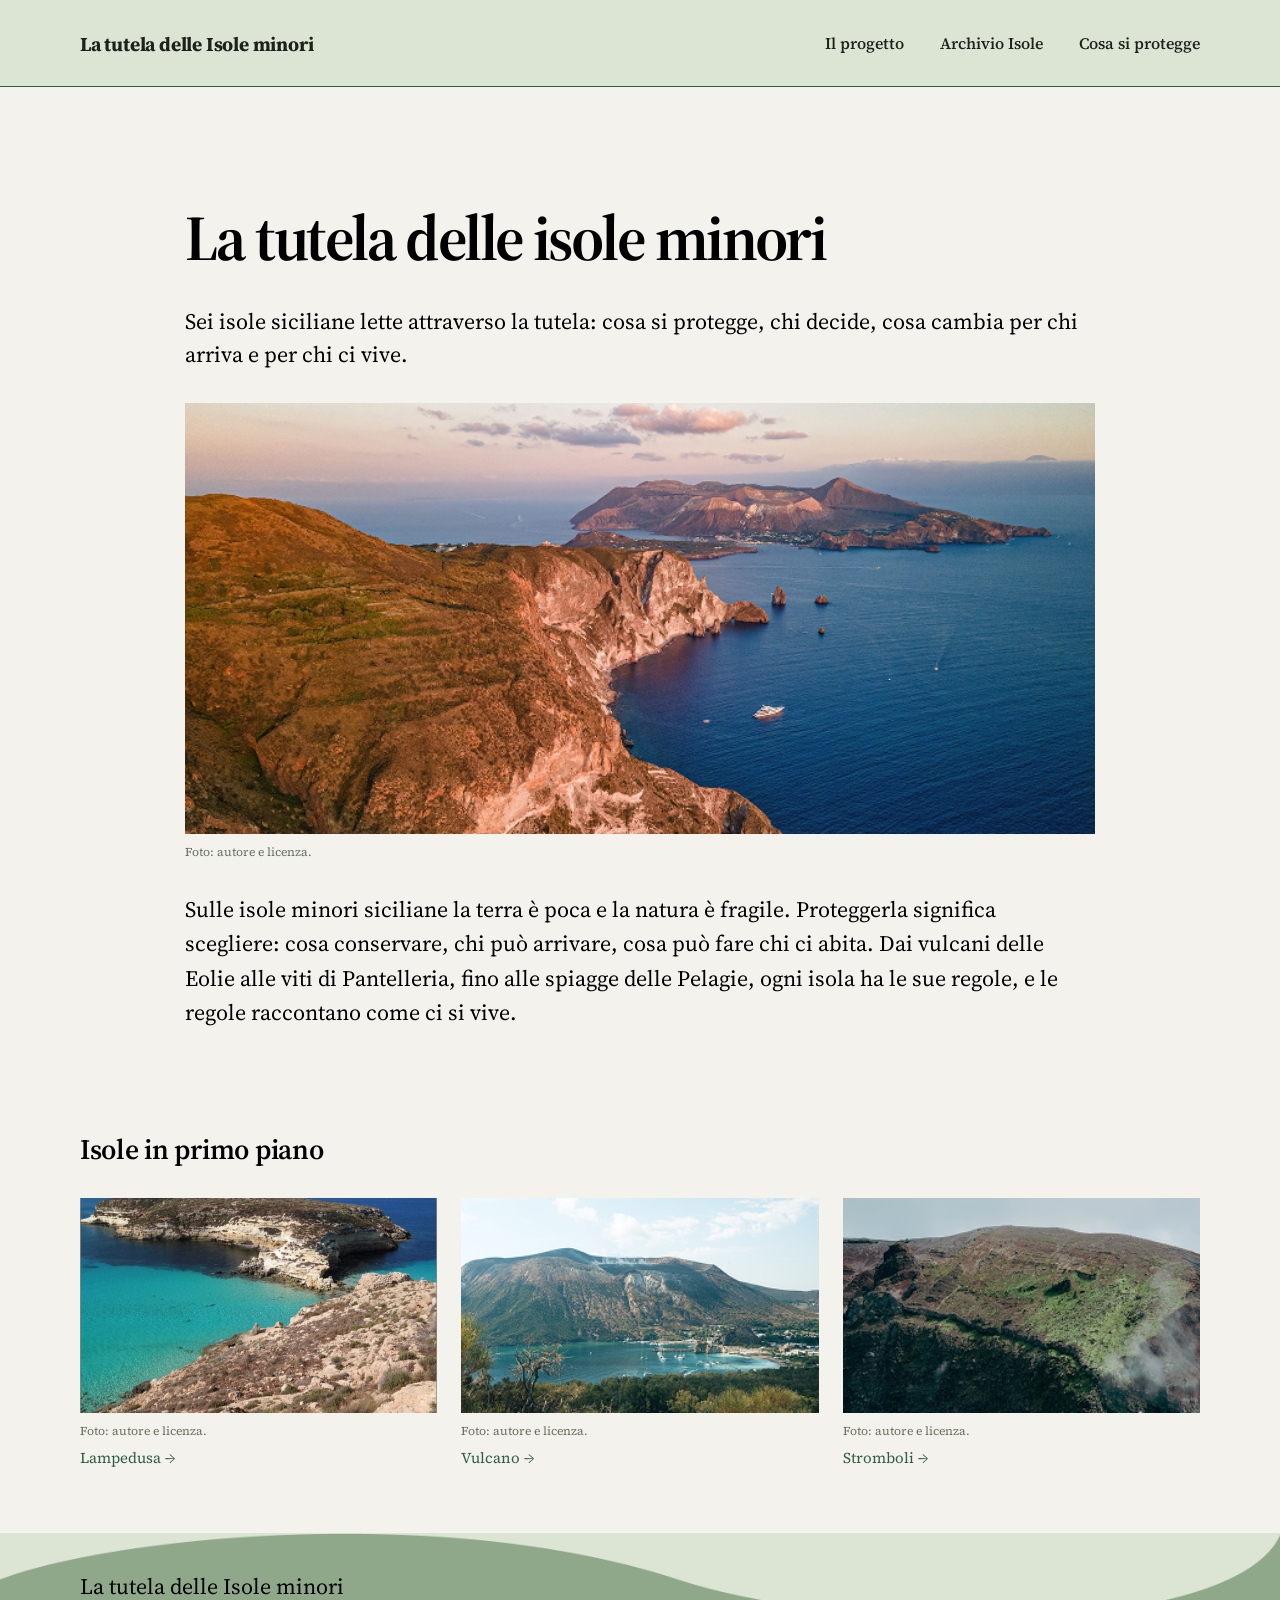
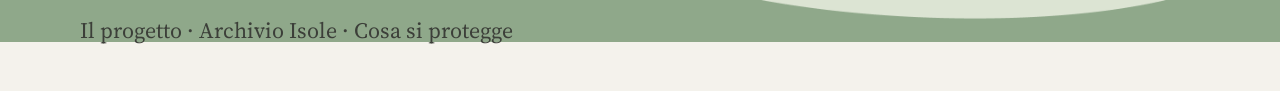
<file: index.html>
<!DOCTYPE html>
<html lang="it">
<head>
  <meta charset="UTF-8">
  <meta name="viewport" content="width=device-width, initial-scale=1">
  <title>La tutela delle Isole minori</title>
  <link rel="preconnect" href="https://fonts.googleapis.com">
  <link rel="preconnect" href="https://fonts.gstatic.com" crossorigin>
  <link href="https://fonts.googleapis.com/css2?family=Source+Serif+4:ital,opsz,wght@0,8..60,200..900;1,8..60,200..900&display=swap" rel="stylesheet">
  <link rel="stylesheet" href="css/isole.css">
</head>
<body>
  <header>
    <div class="contenitore">
      <p class="logo"><a href="index.html"><strong>La tutela delle Isole minori</strong></a></p>
      <nav>
        <ul>
         <li><a href="il-progetto.html">Il progetto</a></li>
          <li><a href="archivio.html">Archivio Isole</a></li>
          <li><a href="tema.html">Cosa si protegge</a></li>
        </ul>
      </nav>
    </div>
  </header>

  <main>
    <section class="apertura home">
      <div class="contenitore">
        <div class="testo">
          <h1>La tutela delle isole minori</h1>
          <p class="intro">Sei isole siciliane lette attraverso la tutela: cosa si protegge, chi decide, cosa cambia per chi arriva e per chi ci vive.</p>
        </div>
        <figure>
          <img src="img/isoleminori.png" alt="Costa delle isole Eolie">
          <figcaption>Foto: autore e licenza.</figcaption>
        </figure>
        <div class="testo">
          <p>Sulle isole minori siciliane la terra è poca e la natura è fragile. Proteggerla significa scegliere: cosa conservare, chi può arrivare, cosa può fare chi ci abita. Dai vulcani delle Eolie alle viti di Pantelleria, fino alle spiagge delle Pelagie, ogni isola ha le sue regole, e le regole raccontano come ci si vive.</p>
        </div>
      </div>
    </section>

    

    <section class="primo-piano">
      <div class="contenitore">
        <h2>Isole in primo piano</h2>
        <div class="carosello">
          <ul class="schede">
            <li>
              <figure>
                <img src="img/lampedusa.png" alt="Veduta di Lampedusa">
                <figcaption>Foto: autore e licenza.</figcaption>
              </figure>
              <p><a href="lampedusa.html">Lampedusa</a></p>
            </li>
            <li>
              <figure>
                <img src="img/vulcano1.png" alt="Veduta di Vulcano">
                <figcaption>Foto: autore e licenza.</figcaption>
              </figure>
              <p><a href="vulcano.html">Vulcano</a></p>
            </li>
            <li>
              <figure>
                <img src="img/Stromboli.png" alt="Veduta di Stromboli">
                <figcaption>Foto: autore e licenza.</figcaption>
              </figure>
              <p><a href="vulcano.html">Stromboli</a></p>
            </li>
          </ul>
        </div>
      </div>
    </section>


    
  </main>

  <footer>
    <div class="contenitore">
      <p class="logo">La tutela delle Isole minori</p>
      <p>Il progetto · Archivio Isole · Cosa si protegge</p>
    </div>
  </footer>
</body>
</html>
</file>
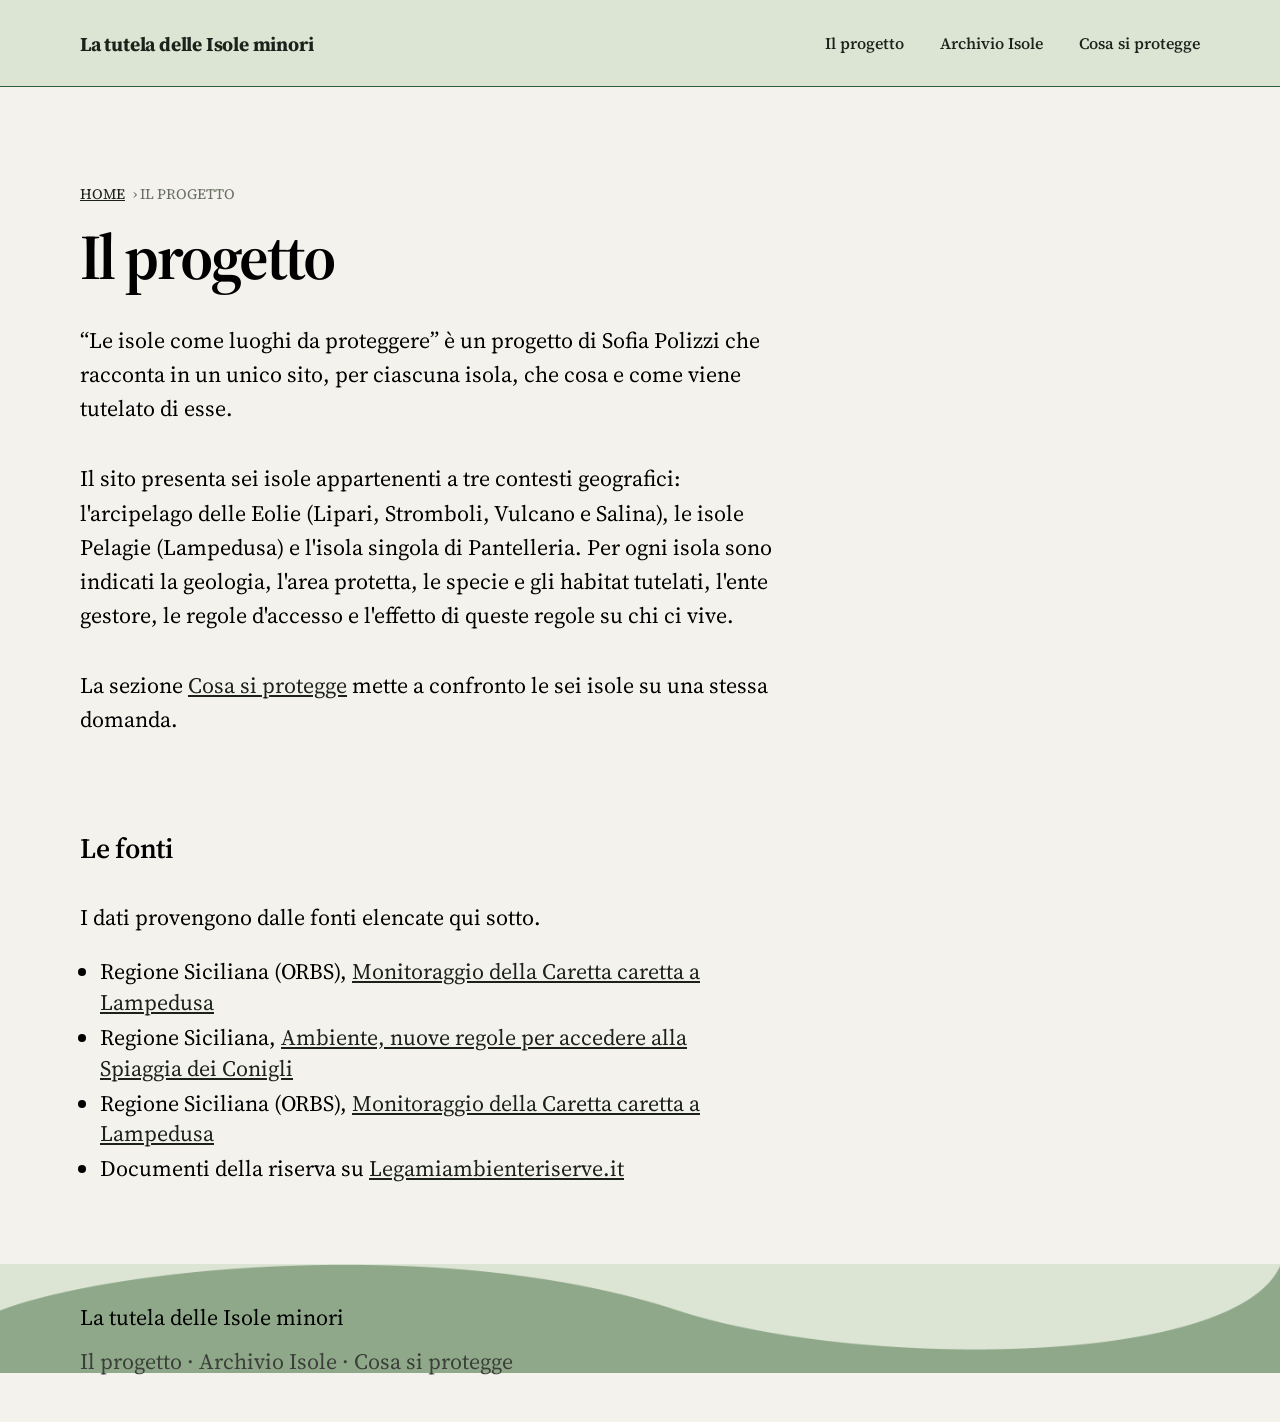
<file: il-progetto.html>
<!DOCTYPE html>
<html lang="it">
<head>
  <meta charset="UTF-8">
  <meta name="viewport" content="width=device-width, initial-scale=1">
  <title>Il progetto</title>
  <link rel="preconnect" href="https://fonts.googleapis.com">
  <link rel="preconnect" href="https://fonts.gstatic.com" crossorigin>
  <link href="https://fonts.googleapis.com/css2?family=Source+Serif+4:ital,opsz,wght@0,8..60,200..900;1,8..60,200..900&display=swap" rel="stylesheet">
  <link rel="stylesheet" href="css/isole.css">
</head>

<body>
  <header>
    <div class="contenitore">
    <p class="logo"><a href="index.html"><strong>La tutela delle Isole minori</strong></a></p>
    <nav>
      <ul>
         <li><a href="il-progetto.html">Il progetto</a></li>
          <li><a href="archivio.html">Archivio Isole</a></li>
         <li><a href="tema.html">Cosa si protegge</a></li>
      </ul>
    </nav>
    </div>
  </header>





   <main class="progetto">
    <section class="apertura">
      <div class="contenitore">
        <div class="testo">
          <nav class="briciole" aria-label="Percorso">
            <ol>
              <li><a href="index.html">Home</a></li>
              <li>Il progetto</li>
            </ol>
          </nav>
          <h1>Il progetto</h1>
          <p>“Le isole come luoghi da proteggere” è un progetto di Sofia Polizzi che racconta in un unico sito, per ciascuna isola, che cosa e come viene tutelato di esse.</p>
          <p>Il sito presenta sei isole appartenenti a tre contesti geografici: l'arcipelago delle Eolie (Lipari, Stromboli, Vulcano e Salina), le isole Pelagie (Lampedusa) e l'isola singola di Pantelleria. Per ogni isola sono indicati la geologia, l'area protetta, le specie e gli habitat tutelati, l'ente gestore, le regole d'accesso e l'effetto di queste regole su chi ci vive.</p>
          <p>La sezione <a href="tema.html">Cosa si protegge</a> mette a confronto le sei isole su una stessa domanda.</p>
        </div>
      </div>
    </section>

    <section class="fonti">
      <div class="contenitore">
        <h2>Le fonti</h2>
        <p>I dati provengono dalle fonti elencate qui sotto.</p>
        <ul>
          <li>Regione Siciliana (ORBS), <a href="https://orbs.regione.sicilia.it/images/Monitoraggio_Caretta_caretta_Lampedusa_organized.pdf">Monitoraggio della Caretta caretta a Lampedusa</a></li>
          <li>Regione Siciliana, <a href="https://www.regione.sicilia.it/la-regione-informa/ambiente-nuove-regole-accedere-alla-spiaggia-conigli-lampedusa">Ambiente, nuove regole per accedere alla Spiaggia dei Conigli</a></li>
          <li>Regione Siciliana (ORBS), <a href="https://orbs.regione.sicilia.it/images/Monitoraggio_Caretta_caretta_Lampedusa_organized.pdf">Monitoraggio della Caretta caretta a Lampedusa</a></li>
          <li>Documenti della riserva su <a href=" legambienteriserve.it>"> Legamiambienteriserve.it</a></li>
        </ul>
      </div>
    </section>
  </main>


  <footer>
    <div class="contenitore">
      <p class="logo">La tutela delle Isole minori</p>
      <p>Il progetto · Archivio Isole · Cosa si protegge</p>
      
    </div>
  </footer>
</body>
</html>
</file>
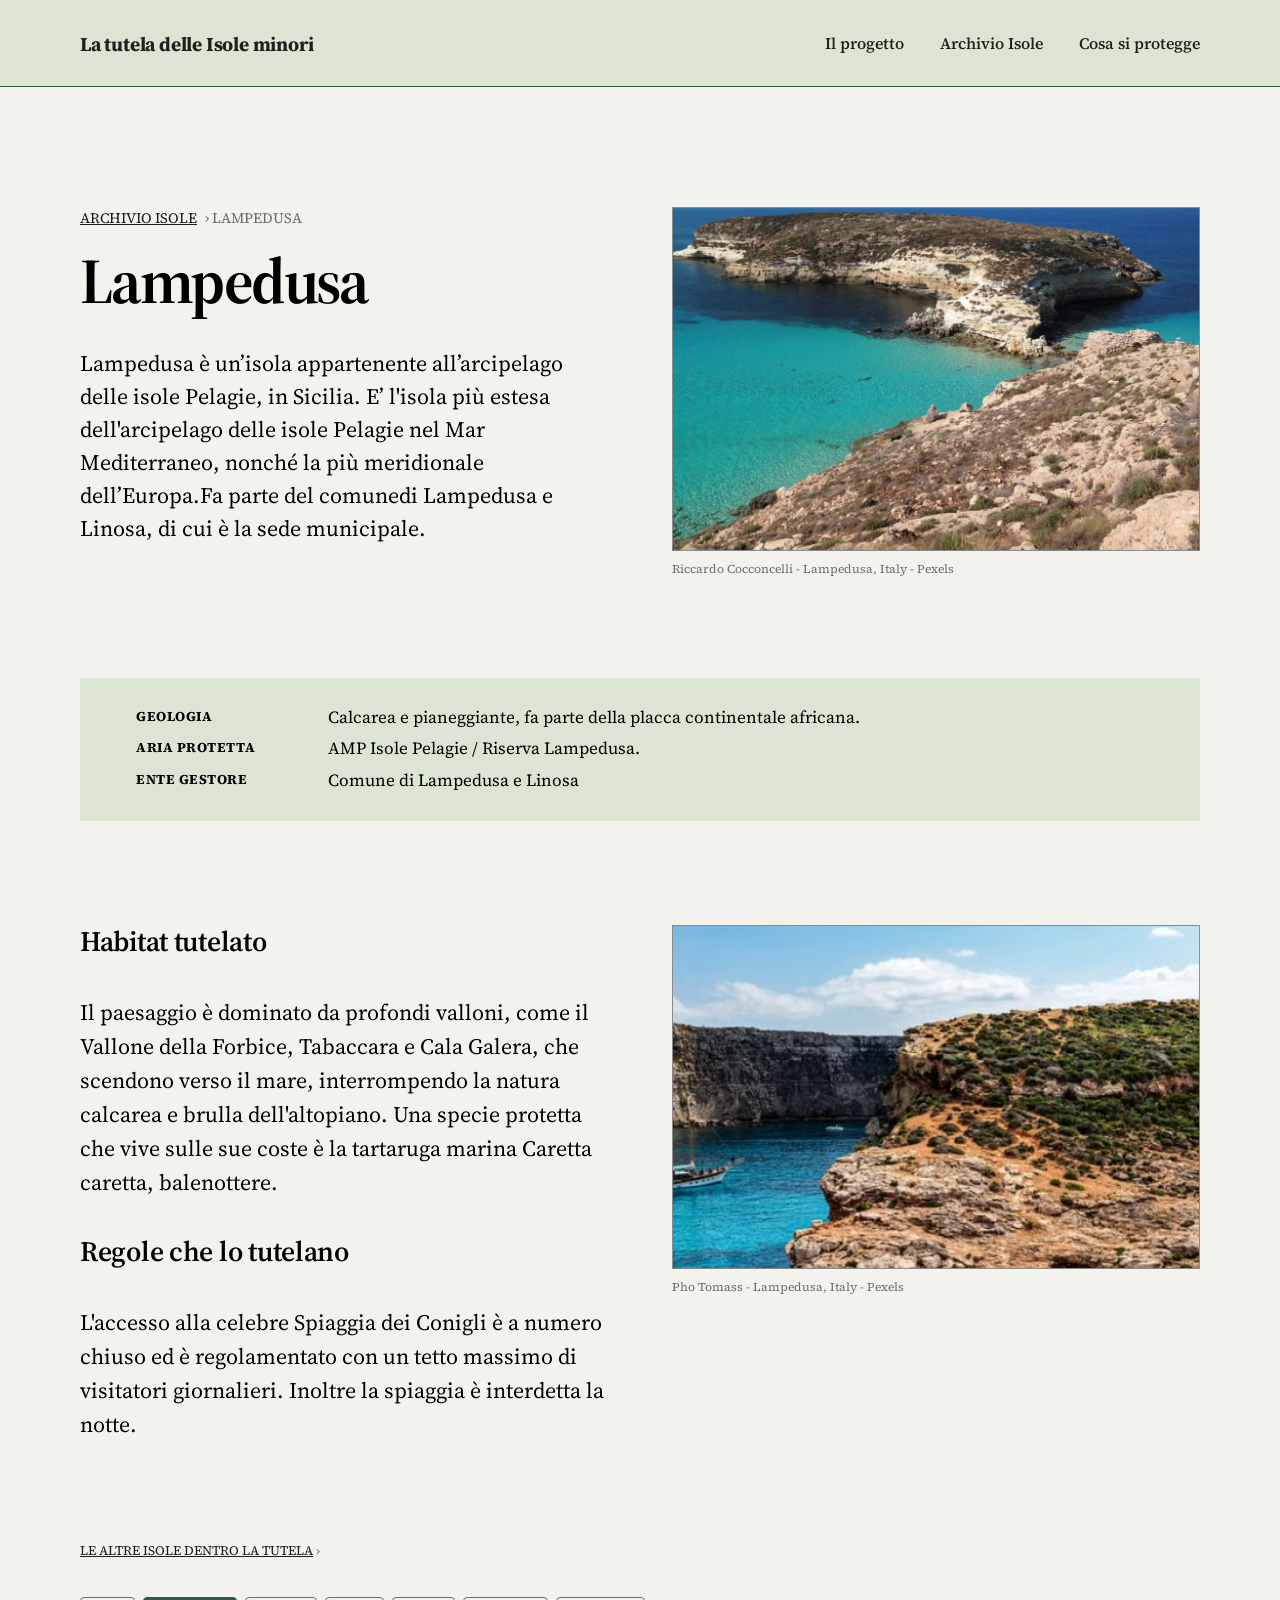
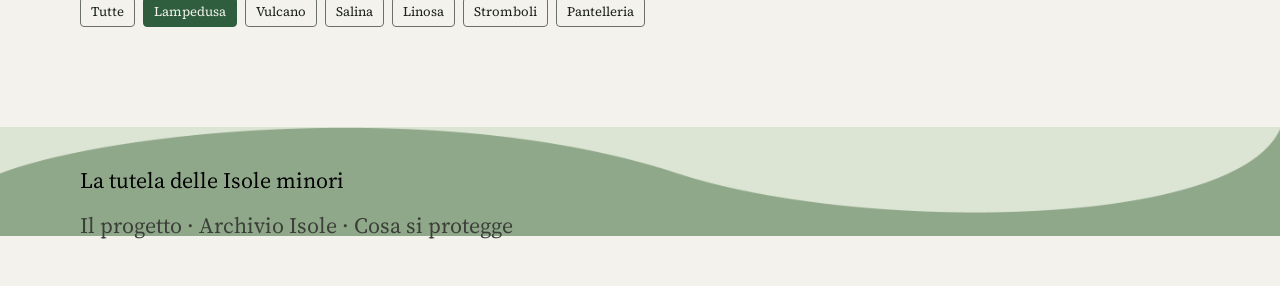
<file: lampedusa.html>
<!DOCTYPE html>
<html lang="it">
<head>
  <meta charset="UTF-8">
  <meta name="viewport" content="width=device-width, initial-scale=1">
  <title>Lampedusa</title>
  <link rel="preconnect" href="https://fonts.googleapis.com">
  <link rel="preconnect" href="https://fonts.gstatic.com" crossorigin>
  <link href="https://fonts.googleapis.com/css2?family=Source+Serif+4:ital,opsz,wght@0,8..60,200..900;1,8..60,200..900&display=swap" rel="stylesheet">
  <link rel="stylesheet" href="css/isole.css">
</head>
<body>
  <header>
    <div class="contenitore">
    <p class="logo"><a href="index.html"><strong>La tutela delle Isole minori</strong></a></p>
    <nav>
      <ul>
         <li><a href="il-progetto.html">Il progetto</a></li>
          <li><a href="archivio.html">Archivio Isole</a></li>
         <li><a href="tema.html">Cosa si protegge</a></li>
      </ul>
    </nav>
    </div>
  </header>


  <main>
    <section class="apertura">
      <div class="contenitore">
        <div class="testo">
          <nav class="briciole" aria-label="Percorso">
            <ol>
              <li><a href="archivio.html">Archivio Isole</a></li>
              <li>Lampedusa</li>
            </ol>
          </nav>
          <h1>Lampedusa</h1>
          <p class="intro">Lampedusa è un’isola appartenente all’arcipelago delle isole Pelagie, in Sicilia. E’ l'isola più estesa dell'arcipelago delle isole Pelagie nel Mar Mediterraneo, nonché la più meridionale dell’Europa.Fa parte del comunedi Lampedusa e Linosa, di cui è la sede municipale.</p>
        </div>
         <figure>
          <img src="img/lampedusa.png" alt=">Immagine di lampedusa">
          <figcaption>Riccardo Cocconcelli - Lampedusa, Italy - Pexels </figcaption>
        </figure>
      </div>
    </section>

    
    <section class="dati">
      <div class="contenitore">
        <dl>
          <div>
            <dt>Geologia</dt>
            <dd class="valore">Calcarea e pianeggiante, fa parte della placca continentale africana.</dd>
          </div>
          <div>
            <dt>Aria protetta</dt>
            <dd class="valore">AMP Isole Pelagie / Riserva Lampedusa.</dd>
          </div>
          <div>
            <dt>Ente gestore</dt>
            <dd class="valore"> Comune di Lampedusa e Linosa</dd>
          </div>
          </dl>
    </section>

    <section class="sezione">
      <div class="contenitore">
        <div class="testo">
          <h2>Habitat tutelato</h2>
          <p>Il paesaggio è dominato da profondi valloni, come il Vallone della Forbice, Tabaccara e Cala Galera, che scendono verso il mare, interrompendo la natura calcarea e brulla dell'altopiano. Una specie protetta che vive sulle sue coste è la tartaruga marina Caretta caretta, balenottere.</p>
          <h2>Regole che lo tutelano</h2>
          <p>L'accesso alla celebre Spiaggia dei Conigli è a numero chiuso ed è regolamentato con un tetto massimo di visitatori giornalieri. Inoltre la spiaggia è interdetta la notte.</p>
        </div>
        <figure>
          <img src="img/lampedusa2.png" alt="Immagine di Lampedusa">
          <figcaption>Pho Tomass - Lampedusa, Italy - Pexels</figcaption>
        </figure>
      </div>
    </section>
  
        
   <div class="contenitore">
      <nav class="tutte" aria-label="Altre isole">
        <p><a href="archivio.html">Le altre isole dentro la tutela</a></p>
        <ul>
          <li><a href="archivio.html">Tutte</a></li>
          <li><a href="lampedusa.html" aria-current="page">Lampedusa</a></li>   
          <li><a href="vulcano.html">Vulcano</a></li>
          <li><a href="">Salina</a></li>
          <li><a href="">Linosa</a></li>
          <li><a href="">Stromboli</a></li>
          <li><a href="">Pantelleria</a></li>
        </ul>
      </nav>
    </div>
  
  <footer>
    <div class="contenitore">
      <p class="logo">La tutela delle Isole minori</p>
      <p>Il progetto · Archivio Isole · Cosa si protegge</p>
      
    </div>
  </footer>
</body>
</html>
</file>
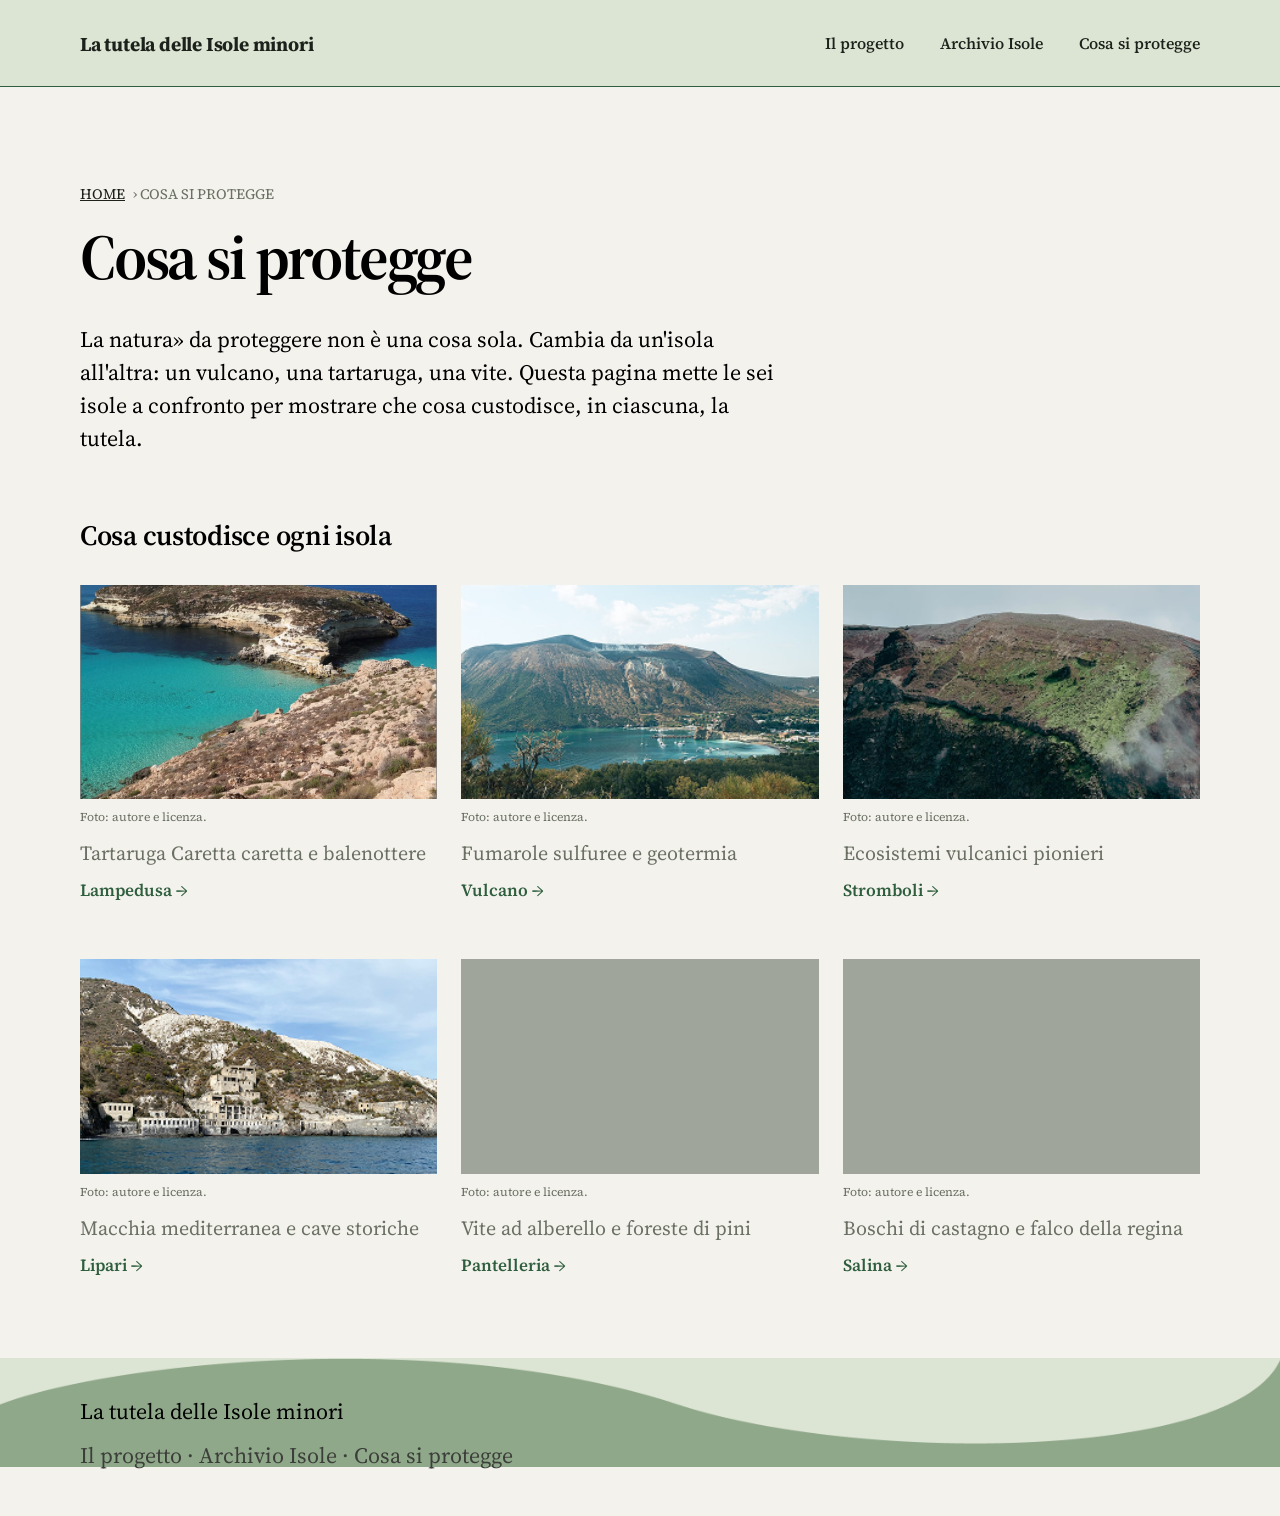
<file: tema.html>
<!DOCTYPE html>
<html lang="it">
<head>
  <meta charset="UTF-8">
  <meta name="viewport" content="width=device-width, initial-scale=1">
  <title>Cosa si protegge</title>
  <link rel="preconnect" href="https://fonts.googleapis.com">
  <link rel="preconnect" href="https://fonts.gstatic.com" crossorigin>
  <link href="https://fonts.googleapis.com/css2?family=Source+Serif+4:ital,opsz,wght@0,8..60,200..900;1,8..60,200..900&display=swap" rel="stylesheet">
  <link rel="stylesheet" href="css/isole.css">
</head>

<body>
  <header>
    <div class="contenitore">
    <p class="logo"><a href="index.html"><strong>La tutela delle Isole minori</strong></a></p>
    <nav>
      <ul>
         <li><a href="il-progetto.html">Il progetto</a></li>
          <li><a href="archivio.html">Archivio Isole</a></li>
         <li><a href="tema.html">Cosa si protegge</a></li>
      </ul>
    </nav>
    </div>
  </header>





  <main class="tema">
    <section class="apertura">
      <div class="contenitore">
        <div class="testo">
          <nav class="briciole" aria-label="Percorso">
            <ol>
              <li><a href="index.html">Home</a></li>
              <li>Cosa si protegge</li>
            </ol>
          </nav>
          <h1>Cosa si protegge</h1>
          <p class="intro">La natura» da proteggere non è una cosa sola. Cambia da un'isola all'altra: un vulcano, una tartaruga, una vite. Questa pagina mette le sei isole a confronto per mostrare che cosa custodisce, in ciascuna, la tutela.</p>
        </div>
      </div>
    </section>

    
   
    <section class="primo-piano">
      <div class="contenitore">
        <h2>Cosa custodisce ogni isola</h2>
        <div class="carosello">
          <ul class="schede">
            <li>
              <figure>
                <img src="img/lampedusa.png" alt="Veduta di Lampedusa">
                <figcaption>Foto: autore e licenza.</figcaption>
              </figure>
              <p>Tartaruga Caretta caretta e balenottere</p>
              <p><a href="lampedusa.html">Lampedusa</a></p>
            </li>
            <li>
              <figure>
                <img src="img/vulcano1.png" alt="Veduta di Vulcano">
                <figcaption>Foto: autore e licenza.</figcaption>
              </figure>
              <p>Fumarole sulfuree e geotermia</p>
              <p><a href="vulcano.html">Vulcano</a></p>
            </li>
            <li>
              <figure>
                <img src="img/Stromboli.png" alt="Veduta di Stromboli">
                <figcaption>Foto: autore e licenza.</figcaption>
              </figure>
              <p>Ecosistemi vulcanici pionieri</p>
              <p><a href="stromboli.html">Stromboli</a></p>
            </li>
              <li>
              <figure>
                <img src="img/lipari.png" alt="Veduta di Lipari">
                <figcaption>Foto: autore e licenza.</figcaption>
              </figure>
              <p>Macchia mediterranea e cave storiche</p>
              <p><a href="vulcano.html">Lipari</a></p>
            </li>
              <li>
              <figure>
                <img src="img/grigio.png" alt="Veduta di Pantelleria">
                <figcaption>Foto: autore e licenza.</figcaption>
              </figure>
              <p>Vite ad alberello e foreste di pini</p>
              <p><a href="lampedusa.html">Pantelleria</a></p>
            </li>
              <li>
              <figure>
                <img src="img/grigio.png" alt="Veduta di Salina">
                <figcaption>Foto: autore e licenza.</figcaption>
              </figure>
              <p>Boschi di castagno e falco della regina</p>
              <p><a href="vulcano.html">Salina</a></p>
            </li>
          </ul>
        </div>
      </div>
    </section>


  </main>









  
  <footer>
    <div class="contenitore">
      <p class="logo">La tutela delle Isole minori</p>
      <p>Il progetto · Archivio Isole · Cosa si protegge</p>
      
    </div>
  </footer>
</body>
</html>
</file>
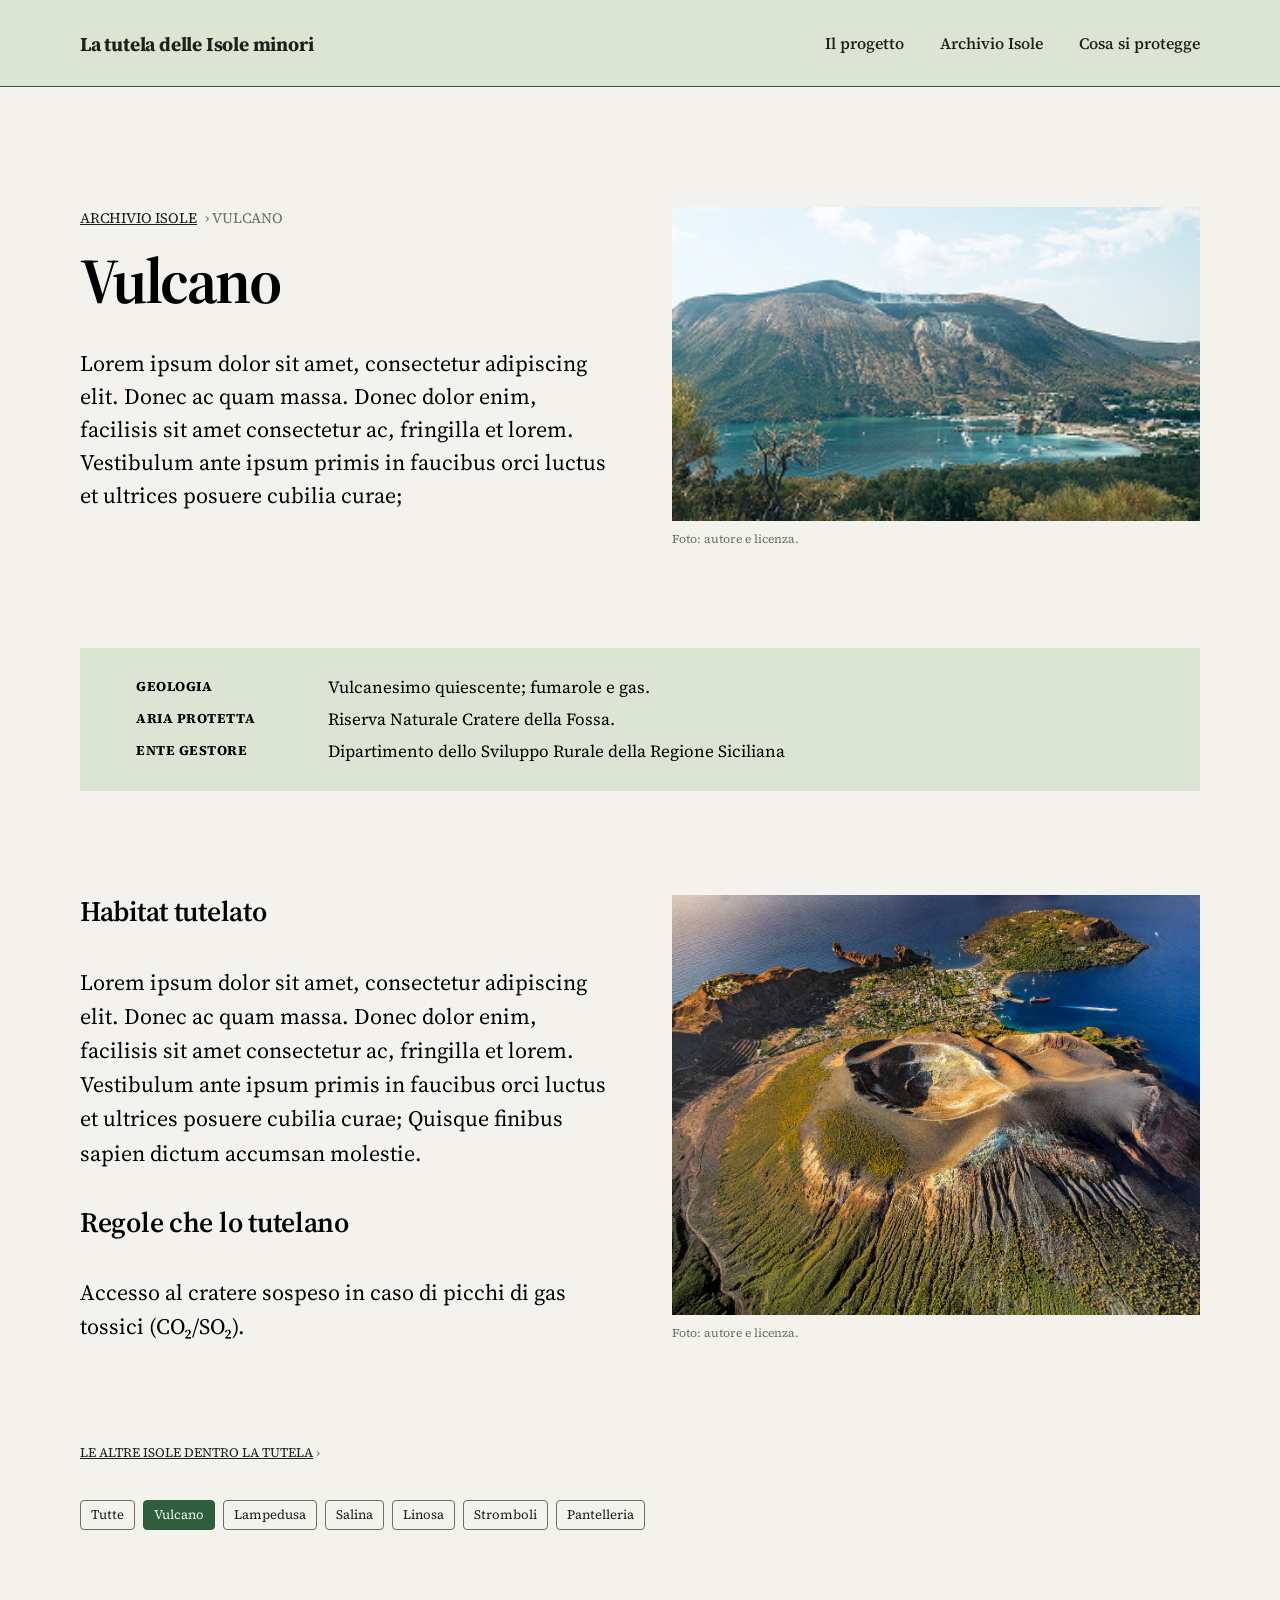
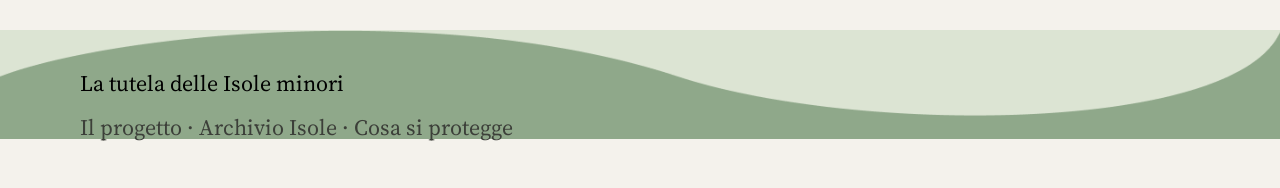
<file: vulcano.html>
<!DOCTYPE html>
<html lang="it">
<head>
  <meta charset="UTF-8">
  <meta name="viewport" content="width=device-width, initial-scale=1">
  <title>Vulcano</title>
  <link rel="preconnect" href="https://fonts.googleapis.com">
  <link rel="preconnect" href="https://fonts.gstatic.com" crossorigin>
  <link href="https://fonts.googleapis.com/css2?family=Source+Serif+4:ital,opsz,wght@0,8..60,200..900;1,8..60,200..900&display=swap" rel="stylesheet">
  <link rel="stylesheet" href="css/isole.css">
</head>
<body>
  <header>
    <div class="contenitore">
    <p class="logo"><a href="index.html"><strong>La tutela delle Isole minori</strong></a></p>
    <nav>
      <ul>
          <li><a href="il-progetto.html">Il progetto</a></li>
          <li><a href="archivio.html">Archivio Isole</a></li>
         <li><a href="tema.html">Cosa si protegge</a></li>
      </ul>
    </nav>
    </div>
  </header>





  <main>
    <section class="apertura">
      <div class="contenitore">
        <div class="testo">
          <nav class="briciole" aria-label="Percorso">
            <ol>
              <li><a href="archivio.html">Archivio Isole</a></li>
              <li>Vulcano</li>
            </ol>
          </nav>
          <h1>Vulcano</h1>
          <p class="intro">Lorem ipsum dolor sit amet, consectetur adipiscing elit. Donec ac quam massa. Donec dolor enim, facilisis sit amet consectetur ac, fringilla et lorem. Vestibulum ante ipsum primis in faucibus orci luctus et ultrices posuere cubilia curae;  </p>
        </div>
         <figure>
          <img src="img/vulcano1.png" alt=">Immagine di Vulcano">
          <figcaption>Foto: autore e licenza.  </figcaption>
        </figure>
      </div>
    </section>

    
    <section class="dati">
      <div class="contenitore">
        <dl>
          <div>
            <dt>Geologia</dt>
            <dd class="valore">Vulcanesimo quiescente; fumarole e gas.</dd>
          </div>
          <div>
            <dt>Aria protetta</dt>
            <dd class="valore">Riserva Naturale Cratere della Fossa.</dd>
          </div>
          <div>
            <dt>Ente gestore</dt>
            <dd class="valore">Dipartimento dello Sviluppo Rurale della Regione Siciliana</dd>
          </dl>
        </div>
    </section>

    <section class="sezione">
      <div class="contenitore">
        <div class="testo">
          <h2>Habitat tutelato</h2>
          <p>Lorem ipsum dolor sit amet, consectetur adipiscing elit. Donec ac quam massa. Donec dolor enim, facilisis sit amet consectetur ac, fringilla et lorem. Vestibulum ante ipsum primis in faucibus orci luctus et ultrices posuere cubilia curae; Quisque finibus sapien dictum accumsan molestie.</p>
           <h2>Regole che lo tutelano</h2>
          <p>Accesso al cratere sospeso in caso di picchi di gas tossici (CO₂/SO₂).</p>
        </div>
        <figure>
          <img src="img/vulcano2.jpg" alt="Immagine di Vulcano">
          <figcaption>Foto: autore e licenza.</figcaption>
        </figure>
      </div>
    </section>
  
        
   <div class="contenitore">
      <nav class="tutte" aria-label="Altre isole">
        <p><a href="archivio.html">Le altre isole dentro la tutela</a></p>
        <ul>
          <li><a href="archivio.html">Tutte</a></li>
          <li><a href="vulcano.html" aria-current="page">Vulcano</a></li>
          <li><a href="lampedusa.html">Lampedusa</a></li>
          <li><a href="">Salina</a></li>
          <li><a href="">Linosa</a></li>
          <li><a href="">Stromboli</a></li>
          <li><a href="">Pantelleria</a></li>
        </ul>
      </nav>
    </div>
  

    </main>
  <footer>
    <div class="contenitore">
      <p class="logo">La tutela delle Isole minori</p>
      <p>Il progetto · Archivio Isole · Cosa si protegge</p>
      
    </div>
  </footer>
</body>
</html>
</file>
<file: css/isole.css>
* {
  box-sizing: border-box;
}
 
body {
  margin: 0;
  font-family: "Source Serif 4";
  font-size: 1.125rem;
  line-height: 1.55;
  background-color: var(--sfondo);
}
 
h1, h2, h3, p, ul, ol, dl, dd, figure {
  margin: 0;
}
 
img {
  display: block;
  max-width: 100%;
  height: auto;
}

:root {
  --sfondo: #F4F2EC;
  --testo: #1C211B;
  --tenue: #6A7164;
  --accento: #2E5E3E;
  --evidenza:#DCE4D3;
}

.contenitore {
  max-width: 1160px;
  margin-inline: auto;
  padding-inline: 1.25rem;
}

/* La testata: Flex */
header {
  border-bottom: 1px solid var(--accento);
  background-color: #DCE4D3;
}
 
header .contenitore {
  display: flex;
  justify-content: space-between;
  align-items: center;
  padding-block: 1.625rem;
}
 
.logo a {
  font-size: 1.225rem;
  font-weight: 300;
  letter-spacing: -0.01em;
  color: var(--testo);
  text-decoration: none;
}
 
header nav ul {
  display: flex;
  gap: 2.25rem;
  list-style: none;
  padding: 0;
  font-size: 1rem;
}
 
header nav a {
  color: var(--testo);
  text-decoration: none;
  font-weight: 550;
}
 
header nav a[aria-current="page"] {
  color: var(--accento);
  text-decoration: underline;
}



/*quelli che avevo fatto per le isole*/
.apertura .contenitore {
  display: grid;
  grid-template-columns: 1fr 1fr;
  gap: 4rem;
  padding-block: 3.5rem;
  margin-top: 64px;
}
 
.briciole ol {
  display: flex;
  gap: 0.5rem;
  list-style: none;
  padding: 0;
  font-size: 0.9rem;
  color: var(--tenue);
  text-transform: uppercase;
}
 
.briciole li + li::before {
  content: "› ";
}
 
h1 {
  margin-top: 1.25rem;
  font-size: 4rem;
  font-weight: 650;
  line-height: 0.96;
  letter-spacing: -0.04em;
}
 
.intro {
  margin-top: 2.25rem;
  font-size: 1.375rem;
  line-height: 1.5;
}
 
figure img {
  width: 100%;
}
 
figcaption {
  margin-top: 0.625rem;
  font-size: 0.75rem;
  line-height: 1.4;
  color: var(--tenue);
}

li a {
color: var(--testo);
}

.dati {
 padding-block: 2.75rem 3rem;
 

}

dl {
  display: grid;
  gap: 0.5rem;
  background-color: var(--evidenza);
  padding: 1.75rem 3.5rem;
}

dl div {
  display: grid;
  grid-template-columns: 11rem 1fr;
  gap: 1rem;
}

dt {
  font-size: 0.85rem;
  font-weight: 700;
  letter-spacing: 0.04em;
  text-transform: uppercase;
}

.valore {
  font-size: 1.0625rem;
  line-height: 1.4;
}

/* L'habitat: Grid */
.sezione .contenitore {
  display: grid;
  grid-template-columns: 1fr 1fr;
  gap: 4rem;
  padding-block: 3.5rem;
}



h2 {
  font-size: 1.75rem;
  font-weight: 600;
  line-height: 1.2;
  letter-spacing: -0.01em;
}

h2 + p {
  margin-top: 36px;
}

p + h2 {
  margin-top: 36px;
}

p {
font-size:   1.375rem;
}



figure img {
  width: 100%;
}
 
figcaption {
  margin-top: 0.625rem;
  font-size: 0.75rem;
  line-height: 1.4;
  color: var(--tenue);
}




/* Verso l'archivio */
.tutte {
  margin-top: 44px;
  padding-block: 0rem 100px;
}

.tutte p {
  font-size: 0.8125rem;
  text-transform: uppercase;
}

.tutte p a {
  color: var(--testo);
}

.tutte ul {
  display: flex;
  flex-wrap: wrap;
  gap: 0.5rem;
  margin-top: 36px;
  list-style: none;
  padding: 0;
}

.tutte li a {
  display: block;
  padding: 0.25rem 0.625rem;
  border: 1px solid var(--tenue);
  border-radius: 0.25rem;
  font-size: 0.8125rem;
  color: var(--testo);
  text-decoration: none;
}

.tutte li a:not([aria-current]):hover {
  background-color: var(--evidenza);
}

.tutte a[aria-current="page"] {
  background-color: var(--accento);
  border-color: var(--accento);
  color: var(--sfondo);
}

.tutte p::after {
  content: " ›";
  color: var(--tenue);
}



/* La home */

.apertura.home .contenitore {
  grid-template-columns: 1fr;
  gap: 2rem;
    max-width: 950px;
    margin-inline: auto;
    padding-inline: 1.25rem;
}

.apertura.home h1 {
  margin-top: 0;
  font-size: 4.rem;
}

/* Isole in primo piano: Flex e Grid */
.primo-piano .contenitore {
  padding-block: 3rem 4rem;
}

.carosello {
  display: flex;
  align-items: flex-start;
  gap: 1.5rem;
  margin-top: 2rem;
}

.schede {
  flex: 1;
  display: grid;
  grid-template-columns: repeat(3, 1fr);
  gap: 1.5rem;
  list-style: none;
  padding: 0;
}

.schede img {
  aspect-ratio: 5 / 3;
  object-fit: cover;
}

.schede p {
  margin-top: 0.375rem;
  font-size: 0.9375rem;
}

.schede a {
  color: var(--accento);
  text-decoration: none;
}

.schede a::after {
  content: " →";
}

.avanti {
  margin-top: 2rem;
  font-size: 1.75rem;
  color: var(--tenue);
  text-decoration: none;
}


/*tema*/
.tema .apertura .contenitore {
  grid-template-columns: 1fr;
  gap: 0;
  margin-top: 0;
  padding-block: 6rem 4rem;
}
.tema .intro {
  max-width: 44rem;
}


.tema .primo-piano .contenitore {
  padding-block: 0 5rem;
}

.tema .schede {
  gap: 3.5rem 1.5rem;
}

.tema .schede figure + p {
  margin-top: 0.75rem;
  color: var(--tenue);
  font-size:1.25rem;
}

.tema .schede p + p {
  margin-top: 0.5rem;
  font-size: 1.065rem;
  font-weight: 600;
}

/*archivio*/
.archivio .apertura .contenitore {
  grid-template-columns: 1fr;
  gap: 0;
  margin-top: 0;
  padding-block: 6rem 4rem;
}
.archivio .intro {
  max-width: 33rem;
}


/* L'elenco delle isole*/
.isole {
  display: grid;
  gap: 2.5rem;
  list-style: none;
  padding: 0;
  margin-bottom: 5rem;
  margin-top: 54px;
}

.isola {
  display: grid;
  grid-template-columns: 1fr 2fr;
  gap: 2rem;
  align-items: start;
}

.isola img {
  aspect-ratio: 5 / 3;
  object-fit: cover;
}

.isola h3 {
  font-weight: 400;
  line-height: 1.2;
  color: var(--accento);
  text-decoration: none;
  font-size: 2rem;
}
.isola p {
  margin-top: 0.75rem;
  color: var(--tenue);
}

.isola .scopri {
  margin-top: 1.25rem;
  font-size: 0.9375rem;
  text-transform: uppercase;
}

.isola .scopri a {
  color: var(--testo);
}

.isola .scopri a::after {
  content: " →";
}



/* Il progetto */

.progetto .apertura .contenitore {
  grid-template-columns: 1fr;
  gap: 0;
  margin-top: 0;
  padding-block: 6rem 3rem;
}

.progetto .testo p {
  max-width: 44rem;
  margin-top:36px;
}

.progetto h1 + p {
  margin-top: 2.25rem;
}

.progetto .testo a {
  color: var(--testo);
}

/* Le fonti */
.fonti .contenitore {
  padding-block: 3rem 5rem;
}

.fonti p {
  max-width: 40rem;
}

.fonti ul {
  max-width: 40rem;
  margin-top: 1.5rem;
  padding-left: 1.25rem;
}

.fonti li {
  font-size: 1.375rem;
}

.fonti li + li {
  margin-top: 0.25rem;
}


/* Il piede:  */
footer {
  padding-block: 2.25rem 2.75rem;
  background-image: url("../img/onda.png");
  background-repeat: no-repeat;
  background-position: top;
  background-size: 100% auto;
  font-size: 0.875rem;
}
 
footer p + p {
  margin-top: 0.625rem;
  color: #3c3f39;
}
 
.fonti {
  font-size: 0.75rem;
  line-height: 1.4;
}


/* Telefono: fino a 40em */
@media (max-width: 40em) {
  body {
    font-size: 1rem;
  }

  p {
    font-size: 1.125rem;
  }

  header .contenitore {
    flex-direction: column;
    align-items: flex-start;
    gap: 0.75rem;
    padding-block: 1.25rem;
  }

  header nav ul {
    flex-wrap: wrap;
    gap: 0.25rem 1.5rem;
  }

  .apertura .contenitore,
  .apertura.home .contenitore,
  .sezione .contenitore {
    grid-template-columns: 1fr;
    gap: 1.5rem;
  }

  .apertura .contenitore,
  .apertura.home .contenitore,
  .tema .apertura .contenitore,
  .archivio .apertura .contenitore,
  .progetto .apertura .contenitore {
    padding-block: 2rem 2.5rem;
    margin-top: 0;
  }

  h1,
  .apertura.home h1 {
    font-size: 3rem;
  }

  .intro {
    margin-top: 1.5rem;
    font-size: 1.125rem;
  }

  .progetto .testo p {
    margin-top: 1.5rem;
  }

  .dati {
    padding-block: 2rem;
  }

  dl {
    padding: 1.25rem;
  }

  dl div {
    grid-template-columns: 1fr;
    gap: 0.125rem;
  }

  .valore {
    font-size: 1rem;
  }

  h2 {
    font-size: 1.375rem;
  }

  h2 + p,
  p + h2 {
    margin-top: 1.25rem;
  }

  .sezione .contenitore {
    padding-block: 2.5rem;
  }

  .primo-piano .contenitore {
    padding-block: 2rem 3rem;
  }

  .tema .primo-piano .contenitore {
    padding-block: 0 3rem;
  }

  .schede,
  .tema .schede {
    grid-template-columns: 1fr;
    gap: 2rem;
  }

  .tema .schede figure + p {
    font-size: 1.125rem;
  }

  .tema .schede p + p {
    font-size: 1rem;
  }

  .isole {
    gap: 2.5rem;
    margin-top: 2rem;
    margin-bottom: 3rem;
  }

  .isola {
    grid-template-columns: 1fr;
    gap: 1rem;
  }

  .isola h3 {
    font-size: 1.5rem;
  }

  .fonti .contenitore {
    padding-block: 2rem 3rem;
  }

  .fonti li {
    font-size: 1.125rem;
  }

  .tutte {
    margin-top: 1.5rem;
    padding-bottom: 3.5rem;
  }

  .tutte ul {
    margin-top: 1.5rem;
  }
}
</file>
